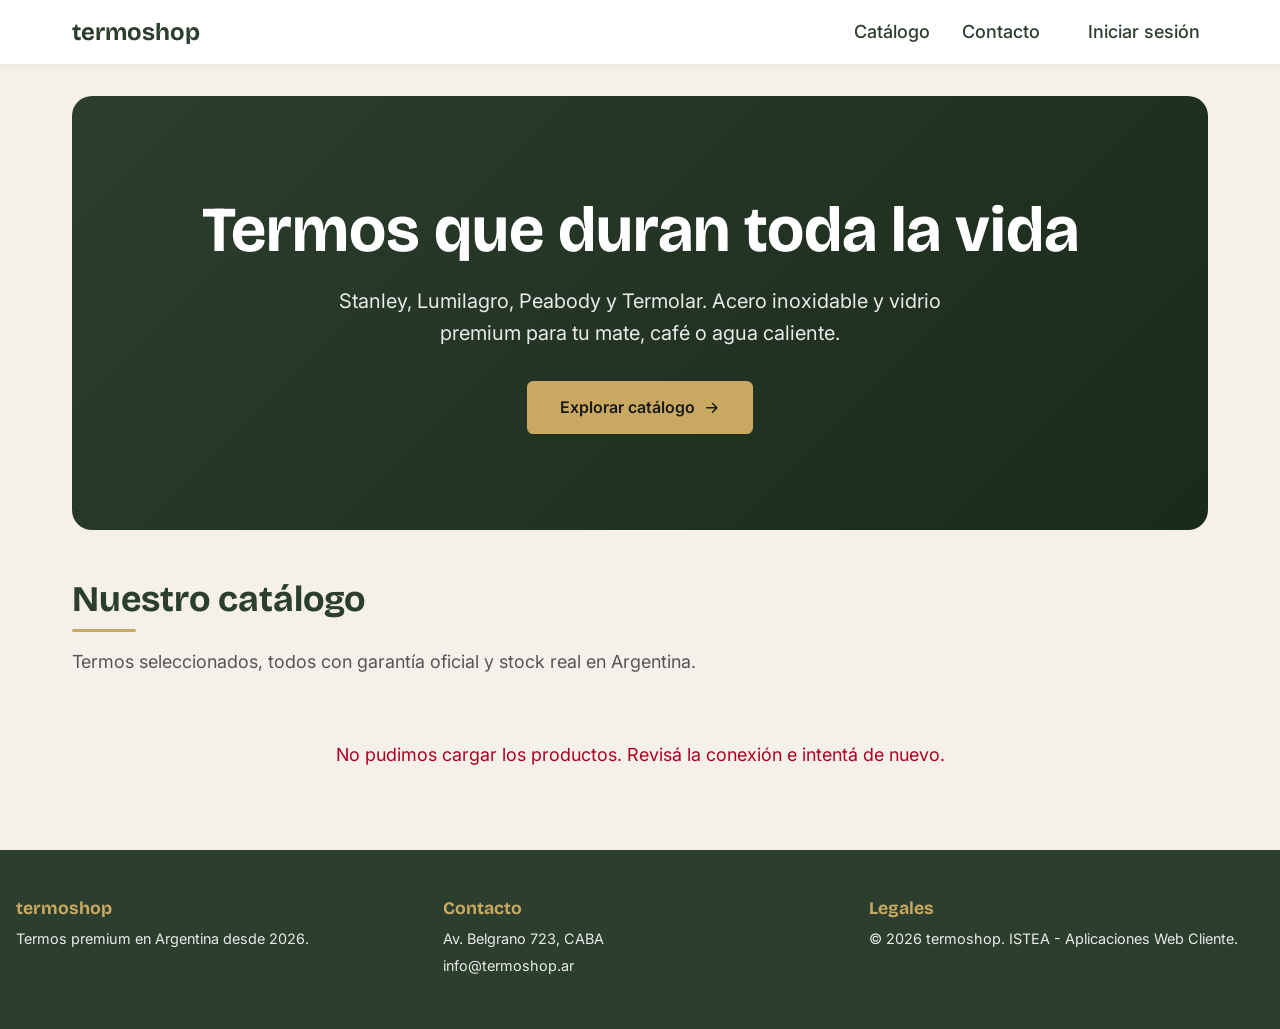
<file: index.html>
<!DOCTYPE html>
<html lang="es">
<head>
    <!-- Charset y viewport: requisitos de Clase 1 para soporte de tildes y responsive -->
    <meta charset="UTF-8">
    <meta name="viewport" content="width=device-width, initial-scale=1.0">

    <!-- SEO basico -->
    <meta name="description" content="termoshop: ecommerce de termos Stanley, Lumilagro, Peabody y Termolar. Catálogo con precios en pesos argentinos.">
    <meta name="author" content="David Wuscovi - ISTEA 2026">

    <title>termoshop - Termos premium en Argentina</title>

    <!-- Google Fonts: precarga de origenes para acelerar el primer pintado de texto -->
    <link rel="preconnect" href="https://fonts.googleapis.com">
    <link rel="preconnect" href="https://fonts.gstatic.com" crossorigin>
    <link rel="stylesheet" href="https://fonts.googleapis.com/css2?family=Bricolage+Grotesque:wght@600;700&family=Inter:wght@400;500;600&display=swap">

    <!-- CSS externo en archivo separado: requisito de Clase 3 (nada de <style> ni inline) -->
    <link rel="stylesheet" href="estilos.css?v=bd51c1a">

    <!-- JS con defer: se descarga en paralelo pero se ejecuta despues del parseo del HTML.
         Asi no necesitamos DOMContentLoaded y el render no se bloquea.
         Orden importa: config (claves) -> api (wrapper fetch) -> app (logica). -->
    <script src="js/config.js?v=bd51c1a" defer></script>
    <script src="js/api.js?v=bd51c1a" defer></script>
    <script src="js/utils.js?v=bd51c1a" defer></script>
    <script src="js/toast.js?v=bd51c1a" defer></script>
    <script src="js/nav.js?v=bd51c1a" defer></script>
    <script src="js/sesion.js?v=bd51c1a" defer></script>
    <script src="js/footer.js?v=bd51c1a" defer></script>
    <script src="js/carrito.js?v=bd51c1a" defer></script>
    <script src="app.js?v=bd51c1a" defer></script>
</head>
<body>

    <!-- ====== HEADER + NAVBAR ======
         Header semantico con nav interno. La navbar va fixed (CSS) y usa Flexbox
         para distribuir: logo a la izquierda, links al centro, CTA a la derecha. -->
    <header class="cabecera">
        <nav class="nav" aria-label="Navegación principal">
            <a href="#hero" class="nav__logo">termoshop</a>

            <!-- Boton hamburguesa: visible solo en mobile (CSS). Controla #nav-menu -->
            <button type="button" class="nav__toggle" aria-label="Abrir menú"
                    aria-expanded="false" aria-controls="nav-menu">
                <span class="nav__toggle-barra"></span>
                <span class="nav__toggle-barra"></span>
                <span class="nav__toggle-barra"></span>
            </button>

            <!-- Menu colapsable: links + estado de sesion. En mobile se despliega -->
            <div class="nav__menu" id="nav-menu">
                <ul class="nav__lista">
                    <li><a href="#catalogo" class="nav__link" data-seccion="catalogo">Catálogo</a></li>
                    <li><a href="contacto.html" class="nav__link">Contacto</a></li>
                </ul>

                <!-- Estado de sesion (login / email + salir). Lo pinta sesion.js -->
                <div class="nav__sesion" id="nav-sesion"></div>
            </div>
        </nav>
    </header>

    <!-- ====== MAIN ======
         Un solo <main> en todo el documento (requisito 2).
         Contiene 4 secciones: hero, catalogo, contacto, ubicacion. -->
    <main class="main">

        <!-- ====== HERO ======
             Section de bienvenida con titulo grande, subtitulo y CTA al catalogo.
             El h1 usa clamp() (en CSS) para escalar fluidamente entre breakpoints. -->
        <section id="hero" class="hero">
            <div class="hero__contenido">
                <h1 class="hero__titulo">Termos que duran toda la vida</h1>
                <p class="hero__subtitulo">
                    Stanley, Lumilagro, Peabody y Termolar.
                    Acero inoxidable y vidrio premium para tu mate, café o agua caliente.
                </p>
                <a href="#catalogo" class="btn btn--acento">
                    <span>Explorar catálogo</span>
                    <svg class="icono icono--flecha" viewBox="0 0 24 24" aria-hidden="true" focusable="false">
                        <path d="M5 12h14M13 6l6 6-6 6"/>
                    </svg>
                </a>
            </div>
        </section>

        <!-- ====== DESTACADOS ======
             Carrusel horizontal con los productos destacados (badge NUEVO/OFERTA).
             app.js rellena la pista (#destacados-pista) y cablea las flechas.
             Si no hay destacados, JS oculta la seccion entera. -->
        <section id="destacados" class="seccion seccion--destacados" hidden>
            <h2 class="seccion__titulo">Destacados</h2>
            <p class="seccion__intro">
                Novedades y ofertas seleccionadas de nuestro catálogo.
            </p>

            <div class="carrusel">
                <button type="button" class="carrusel__flecha carrusel__flecha--prev"
                        id="destacados-prev" aria-label="Ver destacados anteriores">&lsaquo;</button>

                <div class="carrusel__pista" id="destacados-pista">
                    <!-- Las cards destacadas se inyectan desde app.js -->
                </div>

                <button type="button" class="carrusel__flecha carrusel__flecha--next"
                        id="destacados-next" aria-label="Ver mas destacados">&rsaquo;</button>
            </div>
        </section>

        <!-- ====== CATALOGO ======
             Section con titulo y contenedor vacio.
             El contenido lo rellena JS dinamicamente con createElement + append
             (requisito 24: prohibido innerHTML para datos del array por XSS). -->
        <section id="catalogo" class="seccion seccion--catalogo">
            <h2 class="seccion__titulo">Nuestro catálogo</h2>
            <p class="seccion__intro">
                Termos seleccionados, todos con garantía oficial y stock real en Argentina.
            </p>

            <!-- Contenedor del grid. JS lo rellena con <article> por producto. -->
            <div class="catalogo" id="catalogo-grid">
                <!-- Las cards se inyectan desde app.js -->
            </div>
        </section>

        <!-- El formulario de contacto y la ubicacion se movieron a
             contacto.html (pagina dedicada). El nav linkea alli. -->

    </main>

    <!-- ====== FOOTER ======
         Footer unico inyectado por js/footer.js (fuente unica de verdad).
         Flexbox: 3 columnas en desktop, columna unica en mobile. -->
    <footer class="pie" id="pie"></footer>

</body>
</html>
</file>
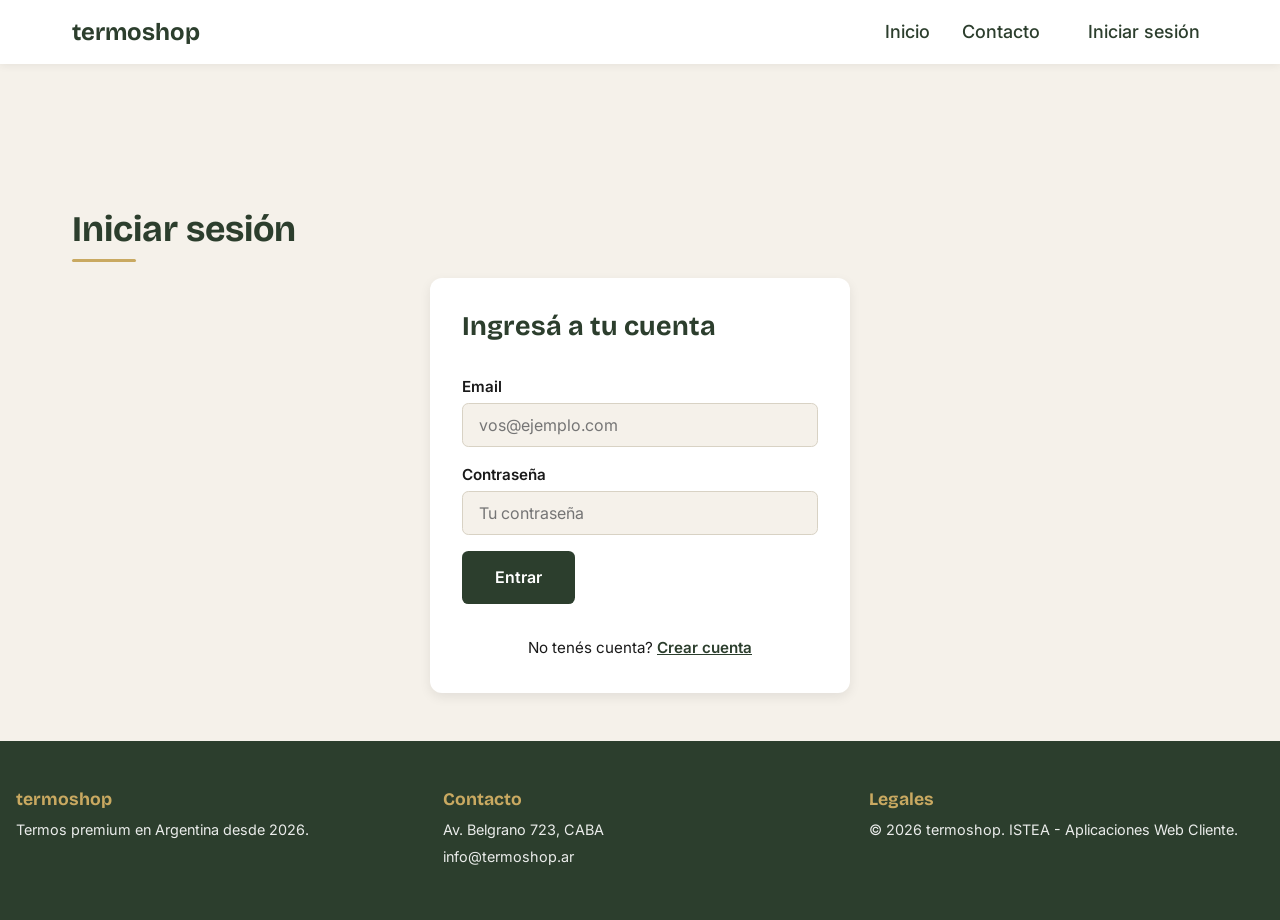
<file: admin.html>
<!DOCTYPE html>
<html lang="es">
<head>
    <meta charset="UTF-8">
    <meta name="viewport" content="width=device-width, initial-scale=1.0">
    <meta name="description" content="Panel de administración de productos de termoshop.">
    <title>termoshop - Admin</title>

    <link rel="preconnect" href="https://fonts.googleapis.com">
    <link rel="preconnect" href="https://fonts.gstatic.com" crossorigin>
    <link rel="stylesheet" href="https://fonts.googleapis.com/css2?family=Bricolage+Grotesque:wght@600;700&family=Inter:wght@400;500;600&display=swap">
    <link rel="stylesheet" href="estilos.css?v=bd51c1a">

    <script src="js/config.js?v=bd51c1a" defer></script>
    <script src="js/api.js?v=bd51c1a" defer></script>
    <script src="js/utils.js?v=bd51c1a" defer></script>
    <script src="js/toast.js?v=bd51c1a" defer></script>
    <script src="js/nav.js?v=bd51c1a" defer></script>
    <script src="js/sesion.js?v=bd51c1a" defer></script>
    <script src="js/footer.js?v=bd51c1a" defer></script>
    <script src="js/admin.js?v=bd51c1a" defer></script>
</head>
<body>

    <header class="cabecera">
        <nav class="nav" aria-label="Navegación principal">
            <a href="index.html" class="nav__logo">termoshop</a>
            <button type="button" class="nav__toggle" aria-label="Abrir menú"
                    aria-expanded="false" aria-controls="nav-menu">
                <span class="nav__toggle-barra"></span>
                <span class="nav__toggle-barra"></span>
                <span class="nav__toggle-barra"></span>
            </button>
            <div class="nav__menu" id="nav-menu">
                <ul class="nav__lista">
                    <li><a href="index.html" class="nav__link">Inicio</a></li>
                    <li><a href="contacto.html" class="nav__link">Contacto</a></li>
                </ul>
                <div class="nav__sesion" id="nav-sesion"></div>
            </div>
        </nav>
    </header>

    <main class="main">
        <section class="seccion">
            <h1 class="seccion__titulo">Panel de administración</h1>
            <p class="seccion__intro">Gestión de productos del catálogo. Solo administradores.</p>

            <!-- ====== FORMULARIO DE ALTA / EDICION ======
                 El mismo form sirve para crear y editar. Cuando se edita, JS
                 guarda el id en data-editando; al guardar decide POST o PATCH. -->
            <form id="form-producto" class="form" novalidate>
                <h2 class="form__titulo" id="form-producto-titulo">Nuevo producto</h2>

                <div class="form__campo">
                    <label for="p-nombre" class="form__label">Nombre</label>
                    <input type="text" id="p-nombre" class="form__input" required>
                </div>
                <div class="form__campo">
                    <label for="p-marca" class="form__label">Marca</label>
                    <input type="text" id="p-marca" class="form__input">
                </div>
                <div class="form__campo">
                    <label for="p-capacidad" class="form__label">Capacidad</label>
                    <input type="text" id="p-capacidad" class="form__input" placeholder="Ej: 1000 ml">
                </div>
                <div class="form__campo">
                    <label for="p-material" class="form__label">Material</label>
                    <input type="text" id="p-material" class="form__input">
                </div>
                <div class="form__campo">
                    <label for="p-precio" class="form__label">Precio (ARS)</label>
                    <input type="number" id="p-precio" class="form__input" required min="0" step="1">
                </div>
                <div class="form__campo">
                    <label for="p-stock" class="form__label">Stock</label>
                    <input type="number" id="p-stock" class="form__input" required min="0" step="1">
                </div>
                <div class="form__campo">
                    <label for="p-badge" class="form__label">Badge</label>
                    <select id="p-badge" class="form__input">
                        <option value="">Sin badge</option>
                        <option value="NUEVO">NUEVO</option>
                        <option value="OFERTA">OFERTA</option>
                    </select>
                </div>
                <div class="form__campo">
                    <label for="p-imagen" class="form__label">Imagen (ruta o URL)</label>
                    <input type="text" id="p-imagen" class="form__input" placeholder="productos-imagenes/...webp">
                </div>
                <div class="form__campo">
                    <label for="p-descripcion" class="form__label">Descripción</label>
                    <textarea id="p-descripcion" class="form__input form__input--textarea" rows="3"></textarea>
                </div>

                <div class="admin__acciones">
                    <button type="submit" class="btn btn--primario btn--grande form__boton">Guardar</button>
                    <button type="button" id="btn-cancelar" class="btn btn--secundario" hidden>Cancelar edición</button>
                </div>
                <p id="admin-mensaje" class="form__exito" hidden></p>
            </form>

            <!-- ====== TABLA DE PRODUCTOS ======
                 La rellena admin.js. Acciones (editar / borrar) por fila usan
                 data-id y un listener delegado en el <tbody>. -->
            <h2 class="form__titulo">Productos</h2>
            <div class="admin__tabla-scroll">
                <table class="admin__tabla">
                    <thead>
                        <tr>
                            <th>ID</th><th>Nombre</th><th>Marca</th><th>Precio</th><th>Stock</th><th>Acciones</th>
                        </tr>
                    </thead>
                    <tbody id="admin-tbody"></tbody>
                </table>
            </div>
        </section>
    </main>

    <!-- Footer unico inyectado por js/footer.js -->
    <footer class="pie" id="pie"></footer>

</body>
</html>
</file>
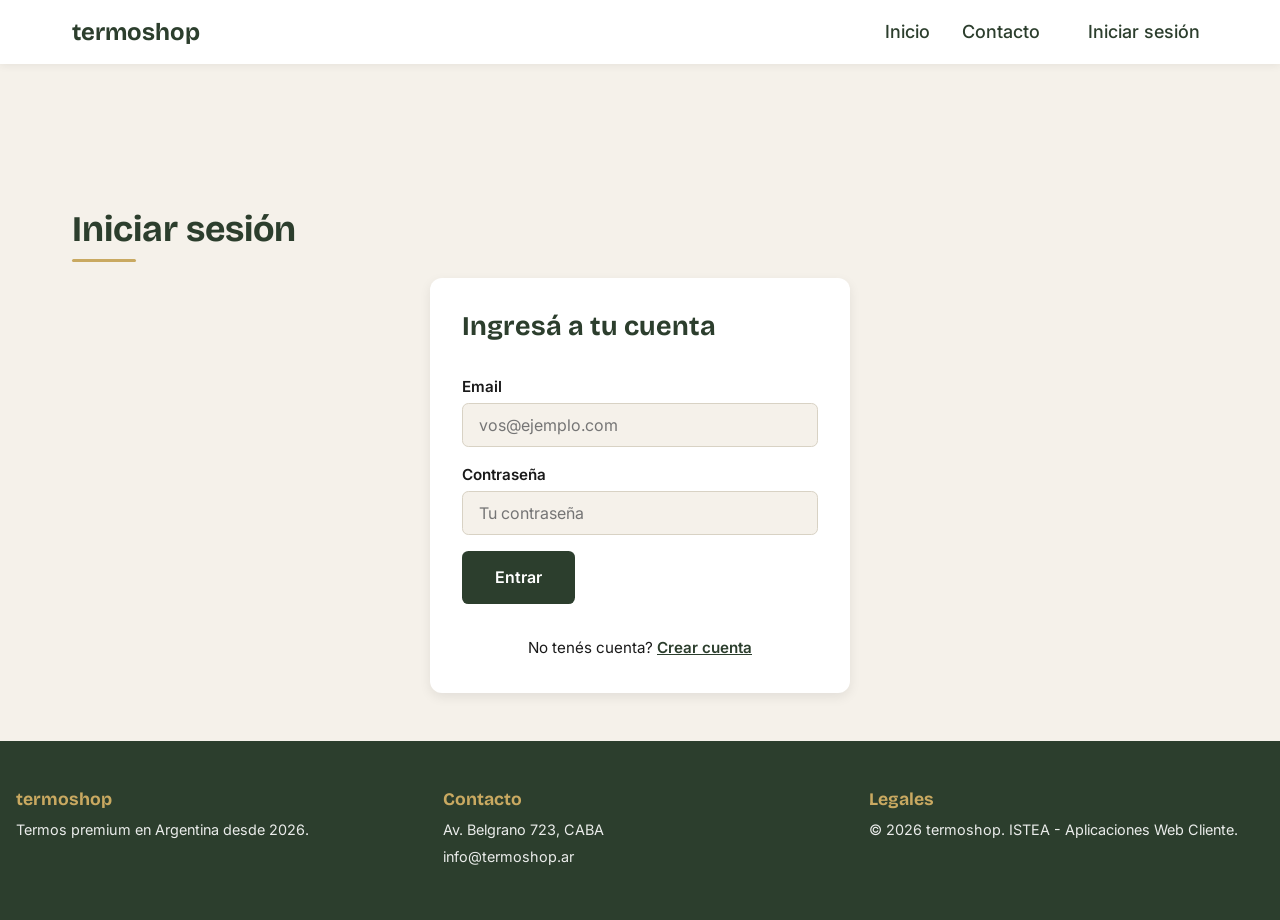
<file: carrito.html>
<!DOCTYPE html>
<html lang="es">
<head>
    <meta charset="UTF-8">
    <meta name="viewport" content="width=device-width, initial-scale=1.0">
    <meta name="description" content="Carrito de compras de termoshop.">
    <title>termoshop - Carrito</title>

    <link rel="preconnect" href="https://fonts.googleapis.com">
    <link rel="preconnect" href="https://fonts.gstatic.com" crossorigin>
    <link rel="stylesheet" href="https://fonts.googleapis.com/css2?family=Bricolage+Grotesque:wght@600;700&family=Inter:wght@400;500;600&display=swap">
    <link rel="stylesheet" href="estilos.css?v=bd51c1a">

    <script src="js/config.js?v=bd51c1a" defer></script>
    <script src="js/api.js?v=bd51c1a" defer></script>
    <script src="js/utils.js?v=bd51c1a" defer></script>
    <script src="js/toast.js?v=bd51c1a" defer></script>
    <script src="js/nav.js?v=bd51c1a" defer></script>
    <script src="js/sesion.js?v=bd51c1a" defer></script>
    <script src="js/footer.js?v=bd51c1a" defer></script>
    <script src="js/carrito.js?v=bd51c1a" defer></script>
</head>
<body>

    <header class="cabecera">
        <nav class="nav" aria-label="Navegación principal">
            <a href="index.html" class="nav__logo">termoshop</a>
            <button type="button" class="nav__toggle" aria-label="Abrir menú"
                    aria-expanded="false" aria-controls="nav-menu">
                <span class="nav__toggle-barra"></span>
                <span class="nav__toggle-barra"></span>
                <span class="nav__toggle-barra"></span>
            </button>
            <div class="nav__menu" id="nav-menu">
                <ul class="nav__lista">
                    <li><a href="index.html" class="nav__link">Inicio</a></li>
                    <li><a href="index.html#catalogo" class="nav__link">Catálogo</a></li>
                    <li><a href="contacto.html" class="nav__link">Contacto</a></li>
                </ul>
                <div class="nav__sesion" id="nav-sesion"></div>
            </div>
        </nav>
    </header>

    <main class="main">
        <section class="seccion">
            <h1 class="seccion__titulo">Tu carrito</h1>

            <!-- Lista de items: la rellena carrito.js -->
            <div id="carrito-lista"></div>

            <p class="carrito__total" id="carrito-total"></p>

            <button type="button" id="btn-checkout" class="btn btn--primario btn--grande form__boton" hidden>
                <svg class="icono icono--check" viewBox="0 0 24 24" aria-hidden="true" focusable="false">
                    <path d="M20 6 9 17l-5-5"/>
                </svg>
                <span>Finalizar compra</span>
            </button>

            <p id="carrito-mensaje" class="form__exito" hidden></p>
        </section>
    </main>

    <!-- Footer unico inyectado por js/footer.js -->
    <footer class="pie" id="pie"></footer>

</body>
</html>
</file>
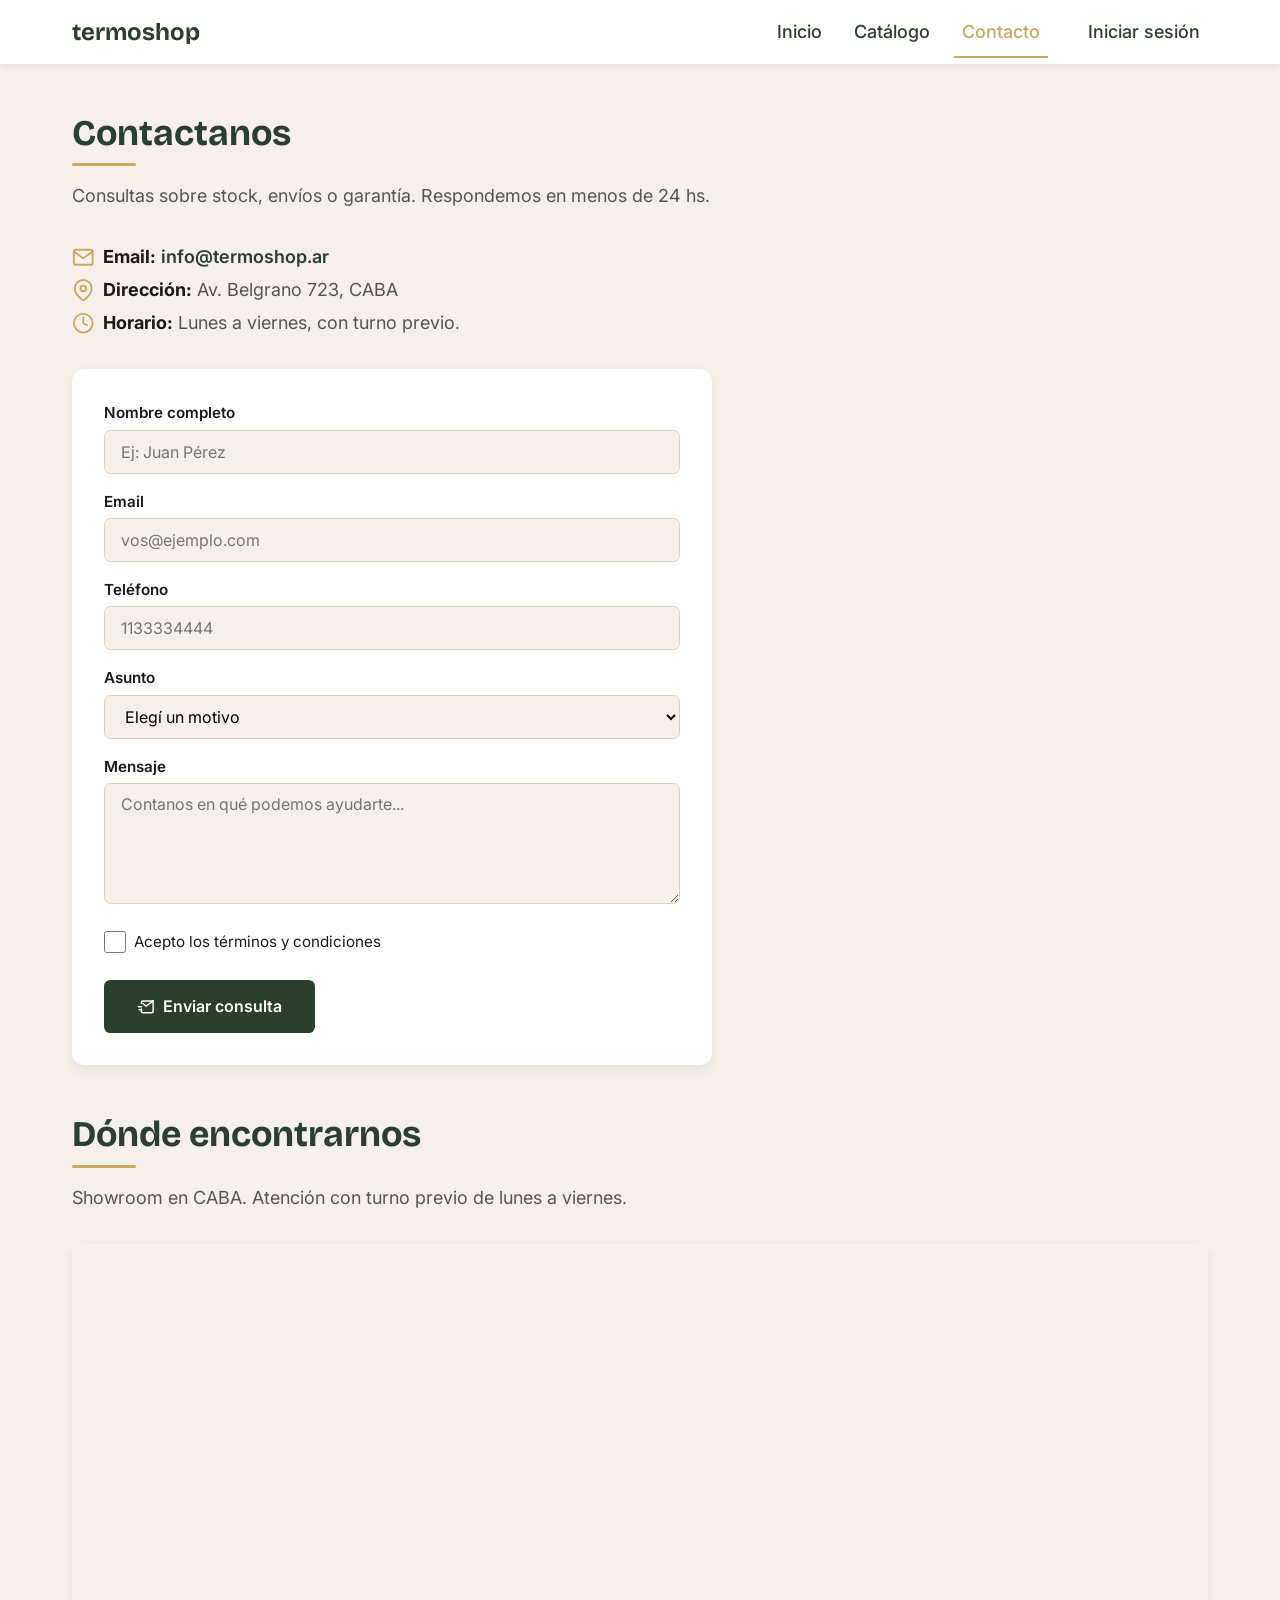
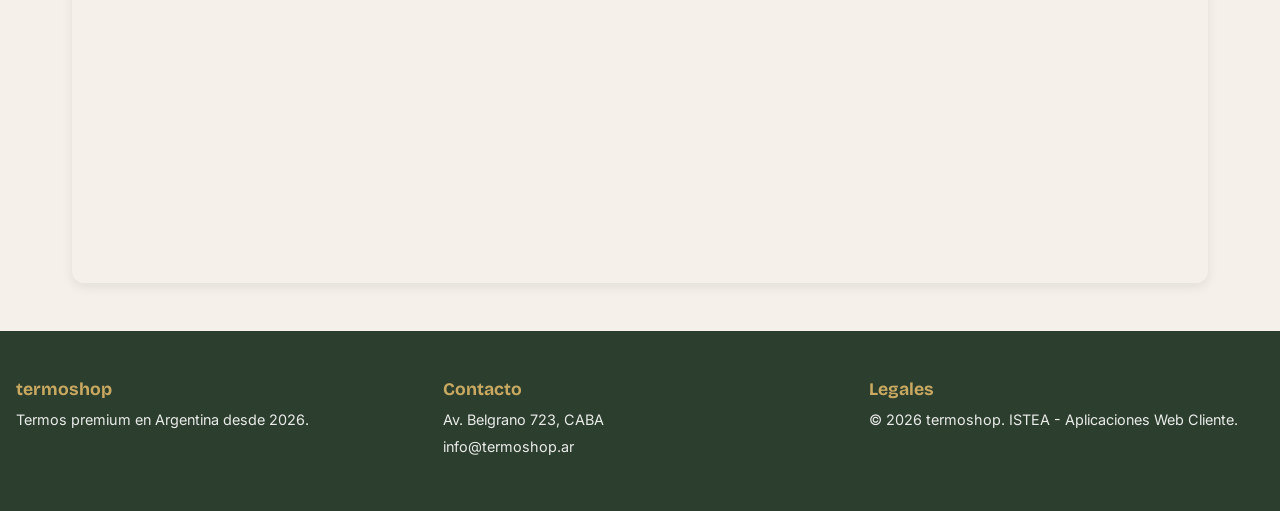
<file: contacto.html>
<!DOCTYPE html>
<html lang="es">
<head>
    <meta charset="UTF-8">
    <meta name="viewport" content="width=device-width, initial-scale=1.0">

    <meta name="description" content="Contacto de termoshop: formulario de consultas, email, dirección del showroom en CABA y ubicación en el mapa.">
    <meta name="author" content="David Wuscovi - ISTEA 2026">

    <title>termoshop - Contacto</title>

    <link rel="preconnect" href="https://fonts.googleapis.com">
    <link rel="preconnect" href="https://fonts.gstatic.com" crossorigin>
    <link rel="stylesheet" href="https://fonts.googleapis.com/css2?family=Bricolage+Grotesque:wght@600;700&family=Inter:wght@400;500;600&display=swap">

    <link rel="stylesheet" href="estilos.css?v=bd51c1a">

    <!-- Orden: config -> api -> utils -> sesion -> footer -> contacto -->
    <script src="js/config.js?v=bd51c1a" defer></script>
    <script src="js/api.js?v=bd51c1a" defer></script>
    <script src="js/utils.js?v=bd51c1a" defer></script>
    <script src="js/toast.js?v=bd51c1a" defer></script>
    <script src="js/nav.js?v=bd51c1a" defer></script>
    <script src="js/sesion.js?v=bd51c1a" defer></script>
    <script src="js/footer.js?v=bd51c1a" defer></script>
    <script src="js/contacto.js?v=bd51c1a" defer></script>
</head>
<body>

    <!-- ====== HEADER + NAVBAR ====== -->
    <header class="cabecera">
        <nav class="nav" aria-label="Navegación principal">
            <a href="index.html" class="nav__logo">termoshop</a>

            <button type="button" class="nav__toggle" aria-label="Abrir menú"
                    aria-expanded="false" aria-controls="nav-menu">
                <span class="nav__toggle-barra"></span>
                <span class="nav__toggle-barra"></span>
                <span class="nav__toggle-barra"></span>
            </button>

            <div class="nav__menu" id="nav-menu">
                <ul class="nav__lista">
                    <li><a href="index.html" class="nav__link">Inicio</a></li>
                    <li><a href="index.html#catalogo" class="nav__link">Catálogo</a></li>
                    <li><a href="contacto.html" class="nav__link activa">Contacto</a></li>
                </ul>

                <!-- Estado de sesion (login / email + salir). Lo pinta sesion.js -->
                <div class="nav__sesion" id="nav-sesion"></div>
            </div>
        </nav>
    </header>

    <main class="main">

        <!-- ====== CONTACTO ======
             Form con method y action declarados (req 4).
             novalidate desactiva los popups nativos para que JS controle los mensajes. -->
        <section id="contacto" class="seccion seccion--contacto">
            <h2 class="seccion__titulo">Contactanos</h2>
            <p class="seccion__intro">
                Consultas sobre stock, envíos o garantía. Respondemos en menos de 24 hs.
            </p>

            <!-- Datos de contacto directos -->
            <ul class="contacto__datos">
                <li>
                    <svg class="icono icono--sobre" viewBox="0 0 24 24" aria-hidden="true" focusable="false">
                        <rect x="2" y="4" width="20" height="16" rx="2"/>
                        <path d="m22 6-10 7L2 6"/>
                    </svg>
                    <span><strong>Email:</strong>
                        <a href="mailto:info@termoshop.ar" class="contacto__link">info@termoshop.ar</a>
                    </span>
                </li>
                <li>
                    <svg class="icono icono--pin" viewBox="0 0 24 24" aria-hidden="true" focusable="false">
                        <path d="M21 10c0 7-9 13-9 13s-9-6-9-13a9 9 0 0 1 18 0z"/>
                        <circle cx="12" cy="10" r="3"/>
                    </svg>
                    <span><strong>Dirección:</strong> Av. Belgrano 723, CABA</span>
                </li>
                <li>
                    <svg class="icono icono--reloj" viewBox="0 0 24 24" aria-hidden="true" focusable="false">
                        <circle cx="12" cy="12" r="10"/>
                        <path d="M12 6v6l4 2"/>
                    </svg>
                    <span><strong>Horario:</strong> Lunes a viernes, con turno previo.</span>
                </li>
            </ul>

            <form id="form-contacto" class="form" method="POST" action="#" novalidate>

                <div class="form__campo">
                    <label for="input-nombre" class="form__label">Nombre completo</label>
                    <input
                        type="text"
                        id="input-nombre"
                        name="nombre"
                        class="form__input"
                        placeholder="Ej: Juan Pérez"
                        required
                        minlength="2"
                        maxlength="50"
                        autocomplete="name">
                </div>

                <div class="form__campo">
                    <label for="input-email" class="form__label">Email</label>
                    <input
                        type="email"
                        id="input-email"
                        name="email"
                        class="form__input"
                        placeholder="vos@ejemplo.com"
                        required
                        maxlength="80"
                        autocomplete="email">
                </div>

                <div class="form__campo">
                    <label for="input-telefono" class="form__label">Teléfono</label>
                    <!-- pattern: solo numeros, entre 10 y 15 digitos (cubre celular AR con/sin prefijo) -->
                    <input
                        type="tel"
                        id="input-telefono"
                        name="telefono"
                        class="form__input"
                        placeholder="1133334444"
                        required
                        pattern="[0-9]{10,15}"
                        autocomplete="tel">
                </div>

                <div class="form__campo">
                    <label for="input-asunto" class="form__label">Asunto</label>
                    <select id="input-asunto" name="asunto" class="form__input" required>
                        <option value="">Elegí un motivo</option>
                        <option value="stock">Consulta de stock</option>
                        <option value="envio">Envío a domicilio</option>
                        <option value="garantia">Garantía / posventa</option>
                        <option value="mayorista">Venta mayorista</option>
                    </select>
                </div>

                <div class="form__campo">
                    <label for="input-mensaje" class="form__label">Mensaje</label>
                    <textarea
                        id="input-mensaje"
                        name="mensaje"
                        class="form__input form__input--textarea"
                        placeholder="Contanos en qué podemos ayudarte..."
                        required
                        minlength="10"
                        maxlength="500"
                        rows="5"></textarea>
                </div>

                <!-- Checkbox required: bloquea el submit si el usuario no acepta los terminos. -->
                <div class="form__campo form__campo--checkbox">
                    <label for="input-terminos" class="form__label-checkbox">
                        <input
                            type="checkbox"
                            id="input-terminos"
                            name="terminos"
                            class="form__checkbox"
                            required>
                        <span>Acepto los términos y condiciones</span>
                    </label>
                </div>

                <button type="submit" class="btn btn--primario btn--grande form__boton">
                    <svg class="icono icono--enviar" viewBox="0 0 24 24" aria-hidden="true" focusable="false">
                        <path d="M22 4H8a2 2 0 0 0-2 2v1"/>
                        <path d="m22 4-9.5 7L8 7.5"/>
                        <path d="M6 12H2m4 4H3"/>
                        <path d="M22 4v14a2 2 0 0 1-2 2H8a2 2 0 0 1-2-2v-3"/>
                    </svg>
                    <span>Enviar consulta</span>
                </button>

                <!-- Aviso de exito: arranca oculto, JS lo muestra al validar OK -->
                <p id="form-exito" class="form__exito" hidden>
                    Gracias por tu consulta. Te respondemos a la brevedad.
                </p>
            </form>
        </section>

        <!-- ====== UBICACION ======
             Section con iframe de Google Maps. El iframe DEBE tener title (req 9). -->
        <section id="ubicacion" class="seccion seccion--ubicacion">
            <h2 class="seccion__titulo">Dónde encontrarnos</h2>
            <p class="seccion__intro">
                Showroom en CABA. Atención con turno previo de lunes a viernes.
            </p>

            <div class="mapa">
                <iframe
                    title="Mapa de ubicación del showroom de termoshop en Av. Belgrano 723, CABA"
                    src="https://www.google.com/maps?q=Av.+Belgrano+723,+CABA&output=embed"
                    loading="lazy"
                    referrerpolicy="no-referrer-when-downgrade"
                    allowfullscreen></iframe>
            </div>
        </section>

    </main>

    <!-- Footer unico inyectado por js/footer.js -->
    <footer class="pie" id="pie"></footer>

</body>
</html>
</file>
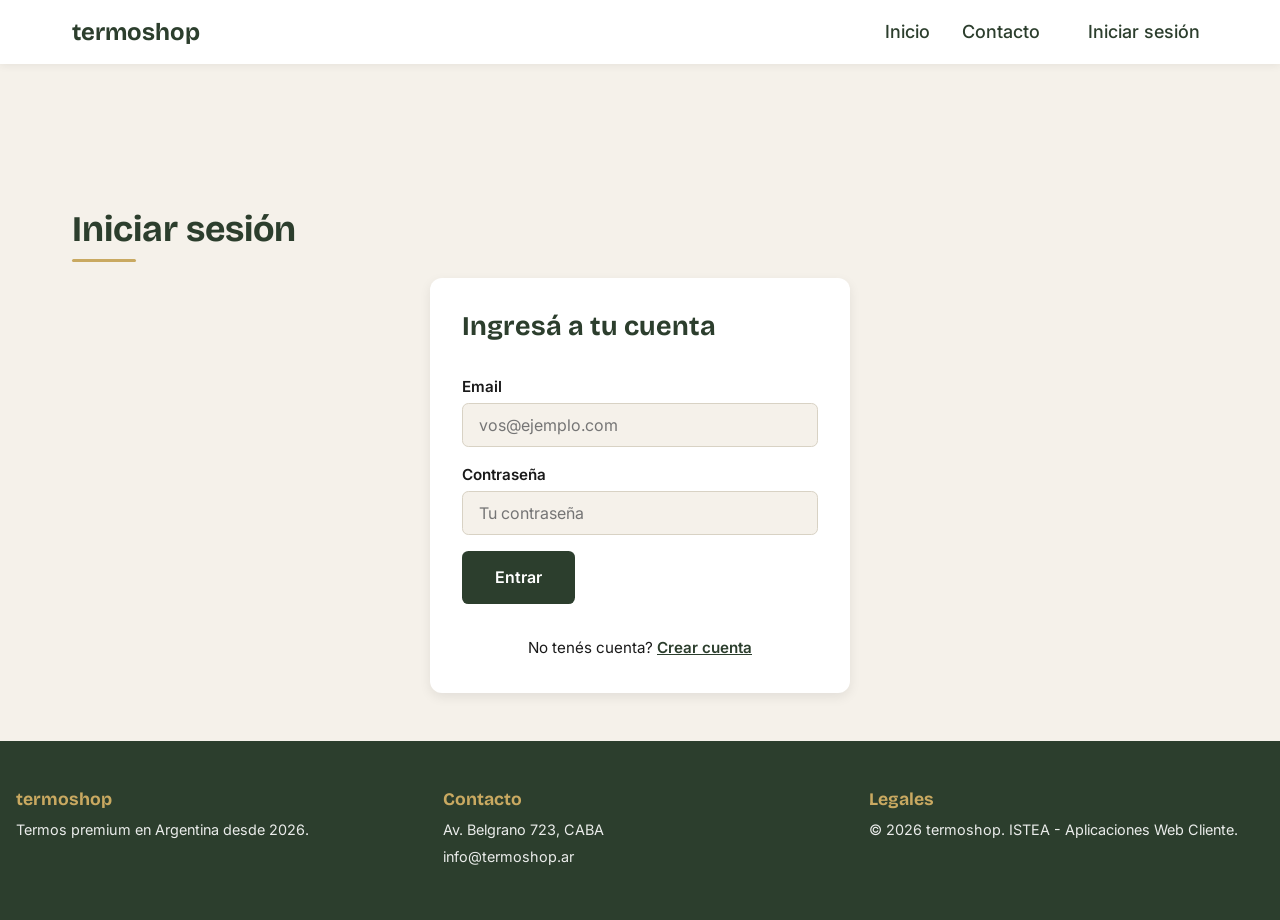
<file: login.html>
<!DOCTYPE html>
<html lang="es">
<head>
    <meta charset="UTF-8">
    <meta name="viewport" content="width=device-width, initial-scale=1.0">
    <meta name="description" content="Iniciá sesión en termoshop.">
    <title>termoshop - Iniciar sesión</title>

    <link rel="preconnect" href="https://fonts.googleapis.com">
    <link rel="preconnect" href="https://fonts.gstatic.com" crossorigin>
    <link rel="stylesheet" href="https://fonts.googleapis.com/css2?family=Bricolage+Grotesque:wght@600;700&family=Inter:wght@400;500;600&display=swap">
    <link rel="stylesheet" href="estilos.css?v=bd51c1a">

    <!-- Orden: config -> api -> utils -> sesion -> footer -> login -->
    <script src="js/config.js?v=bd51c1a" defer></script>
    <script src="js/api.js?v=bd51c1a" defer></script>
    <script src="js/utils.js?v=bd51c1a" defer></script>
    <script src="js/toast.js?v=bd51c1a" defer></script>
    <script src="js/nav.js?v=bd51c1a" defer></script>
    <script src="js/sesion.js?v=bd51c1a" defer></script>
    <script src="js/footer.js?v=bd51c1a" defer></script>
    <script src="js/login.js?v=bd51c1a" defer></script>
</head>
<body>

    <header class="cabecera">
        <nav class="nav" aria-label="Navegación principal">
            <a href="index.html" class="nav__logo">termoshop</a>
            <button type="button" class="nav__toggle" aria-label="Abrir menú"
                    aria-expanded="false" aria-controls="nav-menu">
                <span class="nav__toggle-barra"></span>
                <span class="nav__toggle-barra"></span>
                <span class="nav__toggle-barra"></span>
            </button>
            <div class="nav__menu" id="nav-menu">
                <ul class="nav__lista">
                    <li><a href="index.html" class="nav__link">Inicio</a></li>
                    <li><a href="contacto.html" class="nav__link">Contacto</a></li>
                </ul>
                <!-- Estado de sesion lo pinta sesion.js -->
                <div class="nav__sesion" id="nav-sesion"></div>
            </div>
        </nav>
    </header>

    <main class="main main--auth">
        <section class="seccion seccion--auth">
            <h1 class="seccion__titulo">Iniciar sesión</h1>

            <div class="auth__columnas">

                <!-- ====== LOGIN ====== -->
                <form id="form-login" class="form" novalidate>
                    <h2 class="form__titulo">Ingresá a tu cuenta</h2>

                    <div class="form__campo">
                        <label for="login-email" class="form__label">Email</label>
                        <input type="email" id="login-email" name="email" class="form__input"
                               placeholder="vos@ejemplo.com" required autocomplete="email">
                    </div>

                    <div class="form__campo">
                        <label for="login-password" class="form__label">Contraseña</label>
                        <input type="password" id="login-password" name="password" class="form__input"
                               placeholder="Tu contraseña" required minlength="6" autocomplete="current-password">
                    </div>

                    <button type="submit" class="btn btn--primario btn--grande form__boton">Entrar</button>
                    <p id="login-mensaje" class="form__exito" hidden></p>

                    <p class="form__ayuda">
                        No tenés cuenta?
                        <a href="registro.html" class="form__enlace">Crear cuenta</a>
                    </p>
                </form>

            </div>
        </section>
    </main>

    <!-- Footer unico inyectado por js/footer.js -->
    <footer class="pie" id="pie"></footer>

</body>
</html>
</file>
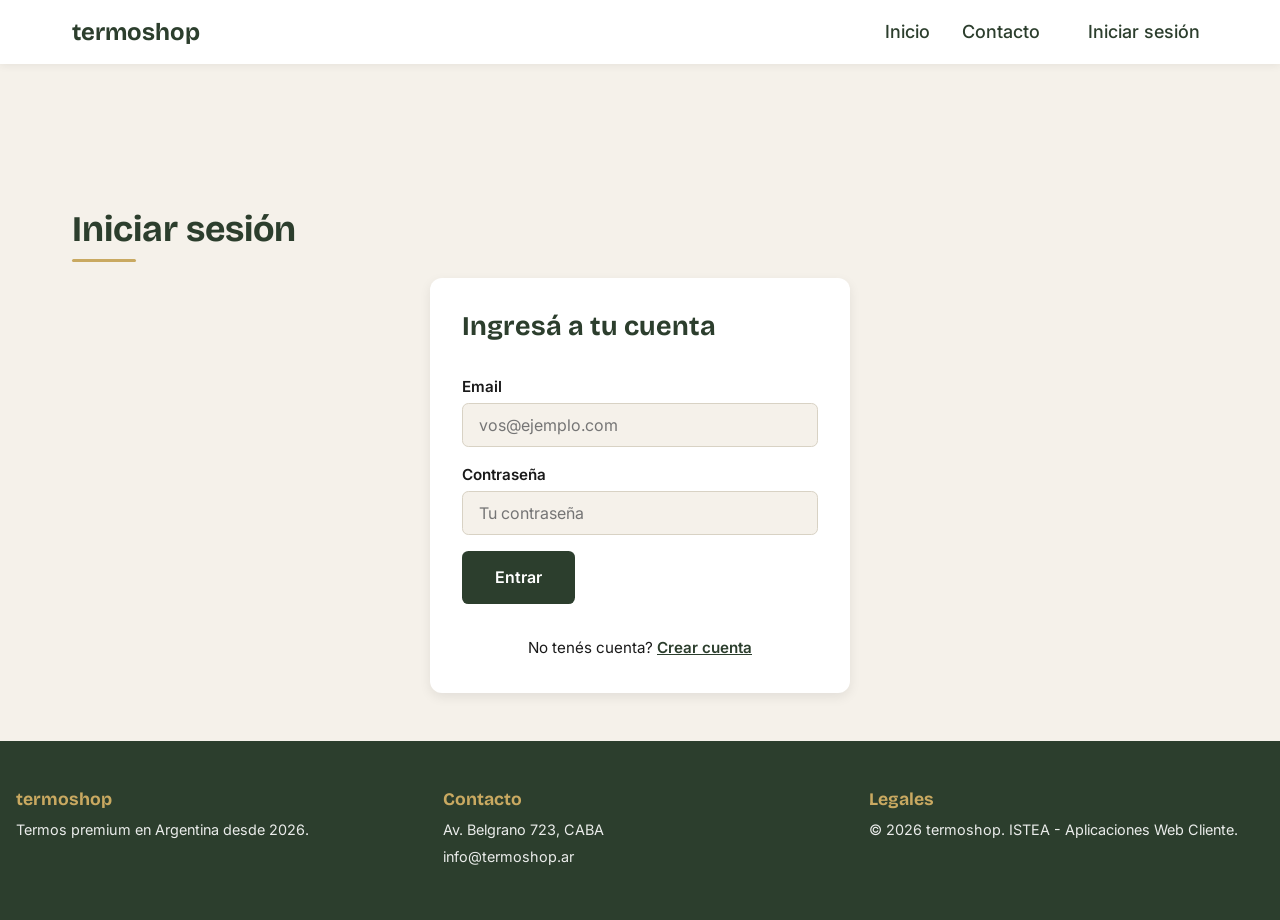
<file: ordenes.html>
<!DOCTYPE html>
<html lang="es">
<head>
    <meta charset="UTF-8">
    <meta name="viewport" content="width=device-width, initial-scale=1.0">
    <meta name="description" content="Historial de órdenes de termoshop.">
    <title>termoshop - Órdenes</title>

    <link rel="preconnect" href="https://fonts.googleapis.com">
    <link rel="preconnect" href="https://fonts.gstatic.com" crossorigin>
    <link rel="stylesheet" href="https://fonts.googleapis.com/css2?family=Bricolage+Grotesque:wght@600;700&family=Inter:wght@400;500;600&display=swap">
    <link rel="stylesheet" href="estilos.css?v=bd51c1a">

    <script src="js/config.js?v=bd51c1a" defer></script>
    <script src="js/api.js?v=bd51c1a" defer></script>
    <script src="js/utils.js?v=bd51c1a" defer></script>
    <script src="js/toast.js?v=bd51c1a" defer></script>
    <script src="js/nav.js?v=bd51c1a" defer></script>
    <script src="js/sesion.js?v=bd51c1a" defer></script>
    <script src="js/footer.js?v=bd51c1a" defer></script>
    <script src="js/ordenes.js?v=bd51c1a" defer></script>
</head>
<body>

    <header class="cabecera">
        <nav class="nav" aria-label="Navegación principal">
            <a href="index.html" class="nav__logo">termoshop</a>
            <button type="button" class="nav__toggle" aria-label="Abrir menú"
                    aria-expanded="false" aria-controls="nav-menu">
                <span class="nav__toggle-barra"></span>
                <span class="nav__toggle-barra"></span>
                <span class="nav__toggle-barra"></span>
            </button>
            <div class="nav__menu" id="nav-menu">
                <ul class="nav__lista">
                    <li><a href="index.html" class="nav__link">Inicio</a></li>
                    <li><a href="index.html#catalogo" class="nav__link">Catálogo</a></li>
                    <li><a href="contacto.html" class="nav__link">Contacto</a></li>
                </ul>
                <div class="nav__sesion" id="nav-sesion"></div>
            </div>
        </nav>
    </header>

    <main class="main">
        <section class="seccion">
            <h1 class="seccion__titulo">Órdenes</h1>
            <p class="seccion__intro" id="ordenes-subtitulo"></p>

            <!-- Lista de ordenes: la rellena ordenes.js -->
            <div id="ordenes-lista"></div>
        </section>
    </main>

    <!-- Footer unico inyectado por js/footer.js -->
    <footer class="pie" id="pie"></footer>

</body>
</html>
</file>
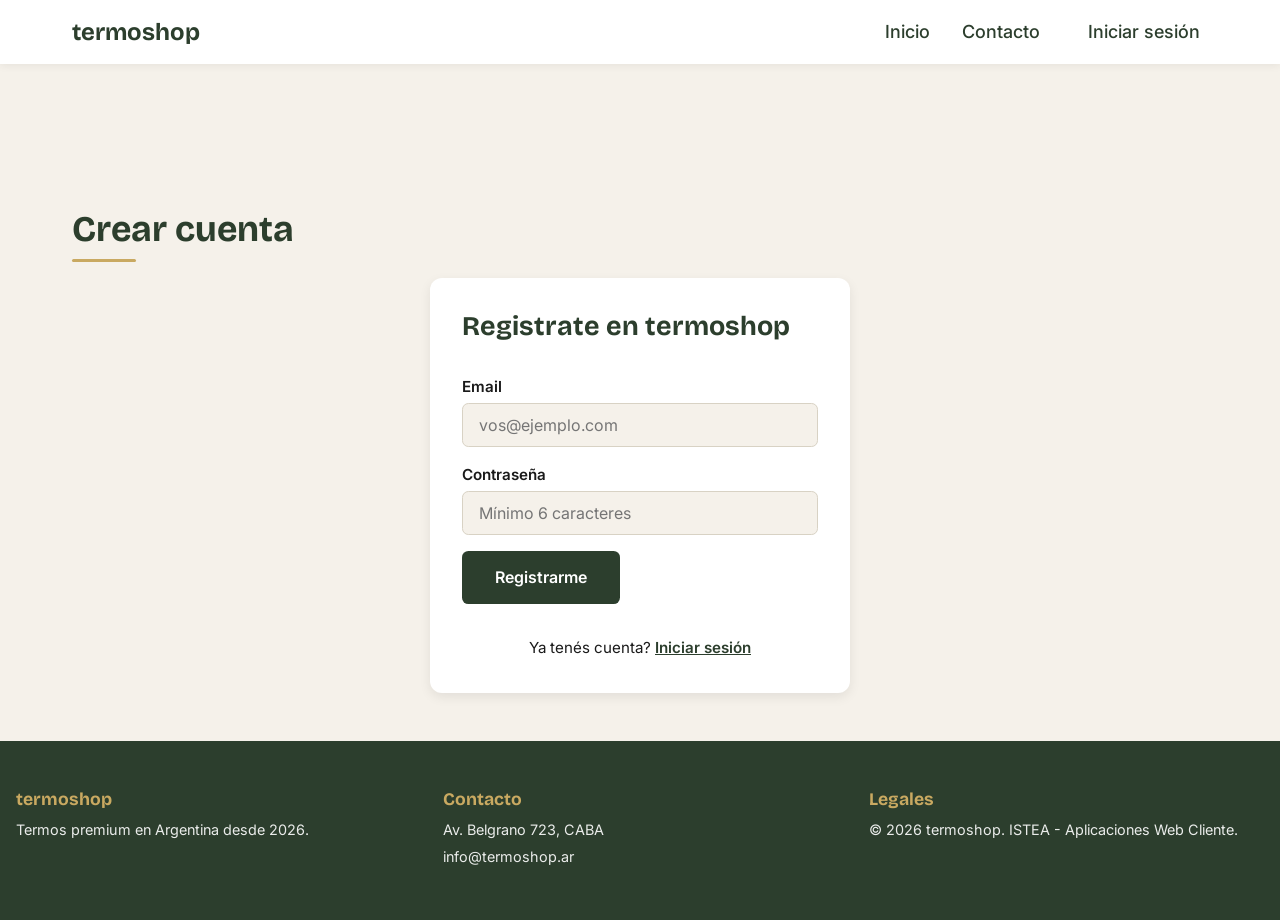
<file: registro.html>
<!DOCTYPE html>
<html lang="es">
<head>
    <meta charset="UTF-8">
    <meta name="viewport" content="width=device-width, initial-scale=1.0">
    <meta name="description" content="Creá tu cuenta en termoshop.">
    <title>termoshop - Crear cuenta</title>

    <link rel="preconnect" href="https://fonts.googleapis.com">
    <link rel="preconnect" href="https://fonts.gstatic.com" crossorigin>
    <link rel="stylesheet" href="https://fonts.googleapis.com/css2?family=Bricolage+Grotesque:wght@600;700&family=Inter:wght@400;500;600&display=swap">
    <link rel="stylesheet" href="estilos.css?v=bd51c1a">

    <!-- Orden: config -> api -> utils -> sesion -> footer -> login -->
    <script src="js/config.js?v=bd51c1a" defer></script>
    <script src="js/api.js?v=bd51c1a" defer></script>
    <script src="js/utils.js?v=bd51c1a" defer></script>
    <script src="js/toast.js?v=bd51c1a" defer></script>
    <script src="js/nav.js?v=bd51c1a" defer></script>
    <script src="js/sesion.js?v=bd51c1a" defer></script>
    <script src="js/footer.js?v=bd51c1a" defer></script>
    <script src="js/login.js?v=bd51c1a" defer></script>
</head>
<body>

    <header class="cabecera">
        <nav class="nav" aria-label="Navegación principal">
            <a href="index.html" class="nav__logo">termoshop</a>
            <button type="button" class="nav__toggle" aria-label="Abrir menú"
                    aria-expanded="false" aria-controls="nav-menu">
                <span class="nav__toggle-barra"></span>
                <span class="nav__toggle-barra"></span>
                <span class="nav__toggle-barra"></span>
            </button>
            <div class="nav__menu" id="nav-menu">
                <ul class="nav__lista">
                    <li><a href="index.html" class="nav__link">Inicio</a></li>
                    <li><a href="contacto.html" class="nav__link">Contacto</a></li>
                </ul>
                <!-- Estado de sesion lo pinta sesion.js -->
                <div class="nav__sesion" id="nav-sesion"></div>
            </div>
        </nav>
    </header>

    <main class="main main--auth">
        <section class="seccion seccion--auth">
            <h1 class="seccion__titulo">Crear cuenta</h1>

            <div class="auth__columnas">

                <!-- ====== REGISTRO ====== -->
                <form id="form-registro" class="form" novalidate>
                    <h2 class="form__titulo">Registrate en termoshop</h2>

                    <div class="form__campo">
                        <label for="reg-email" class="form__label">Email</label>
                        <input type="email" id="reg-email" name="email" class="form__input"
                               placeholder="vos@ejemplo.com" required autocomplete="email">
                    </div>

                    <div class="form__campo">
                        <label for="reg-password" class="form__label">Contraseña</label>
                        <input type="password" id="reg-password" name="password" class="form__input"
                               placeholder="Mínimo 6 caracteres" required minlength="6" autocomplete="new-password">
                    </div>

                    <button type="submit" class="btn btn--primario btn--grande form__boton">Registrarme</button>
                    <p id="reg-mensaje" class="form__exito" hidden></p>

                    <p class="form__ayuda">
                        Ya tenés cuenta?
                        <a href="login.html" class="form__enlace">Iniciar sesión</a>
                    </p>
                </form>

            </div>
        </section>
    </main>

    <!-- Footer unico inyectado por js/footer.js -->
    <footer class="pie" id="pie"></footer>

</body>
</html>
</file>
<file: estilos.css>
/* ====================================================================
   termoshop - estilos.css
   --------------------------------------------------------------------
   Hoja de estilos del parcial 1. Orden de secciones:
     1. Variables CSS (:root)
     2. Reset universal
     3. Base (body, links, headings)
     4. Layout (header fixed, nav flex, main, footer)
     5. Componentes (hero, catalogo, producto, badge, form, mapa)
     6. Animaciones (@keyframes + delays escalonados)
     7. Pseudo-elementos decorativos
     8. Media queries (mobile-first, al final)
   ==================================================================== */


/* ====== 1. VARIABLES :ROOT ======
   Centralizan paleta, tipografia y tokens de diseño.
   Cambiar el color primario aca lo propaga a todo el sitio sin tocar reglas. */
:root {
    /* Colores */
    --color-primario: #2C3E2D;       /* verde militar Stanley */
    --color-acento:   #C9A961;       /* dorado mate (badges, acentos) */
    --color-calido:   #D4A574;       /* beige cuero (hover sutil) */
    --color-fondo:    #F5F1EA;       /* crema fondo */
    --color-superficie: #FFFFFF;     /* fondo de cards y form */
    --color-texto:    #1A1A1A;       /* carbon */
    --color-texto-suave: #555555;    /* descripciones */
    --color-error:    #8B3A2F;       /* terracota mensajes de error */
    --color-exito:    #2C3E2D;       /* verde exito */
    --color-borde:    #D8D2C4;       /* bordes sutiles */
    --color-peligro:  #b00020;       /* rojo acciones destructivas (borrar/quitar) */

    /* Tipografia */
    --fuente-titulo: "Bricolage Grotesque", system-ui, sans-serif;
    --fuente-cuerpo: "Inter", system-ui, sans-serif;

    /* Espaciado en rem para escalar con preferencias del usuario */
    --espacio-xs: 0.25rem;
    --espacio-sm: 0.5rem;
    --espacio-md: 1rem;
    --espacio-lg: 2rem;
    --espacio-xl: 3rem;

    /* Radios y sombras */
    --radio-sm: 0.4rem;
    --radio:    0.75rem;
    --radio-lg: 1.25rem;
    --sombra-card:       0 4px 12px rgba(0, 0, 0, 0.08);
    --sombra-card-hover: 0 12px 28px rgba(0, 0, 0, 0.16);
    --sombra-nav:        0 2px 8px rgba(0, 0, 0, 0.06);

    /* Layout */
    --max-ancho: 1200px;
    --altura-nav: 4rem;
    --altura-pie: 10rem;
}


/* ====== 2. RESET UNIVERSAL ======
   box-sizing: border-box hace que padding y border NO sumen al ancho.
   Sin esto, un width:100% + padding:1rem se desborda del contenedor. */
*,
*::before,
*::after {
    box-sizing: border-box;
    margin: 0;
    padding: 0;
}


/* ====== 3. BASE ====== */
html {
    /* scroll suave entre secciones cuando se clickean los links del nav */
    scroll-behavior: smooth;
    /* compensa la navbar fixed: el ancla queda debajo del nav, no detras */
    scroll-padding-top: var(--altura-nav);
}

body {
    font-family: var(--fuente-cuerpo);
    /* clamp() para tipografia fluida: minimo 1rem, maximo 1.125rem, ideal 2.2vw */
    font-size: clamp(1rem, 1vw + 0.75rem, 1.125rem);
    line-height: 1.6;
    color: var(--color-texto);
    background-color: var(--color-fondo);
    /* padding-top empuja el contenido para que no quede tapado por la navbar fixed */
    padding-top: var(--altura-nav);
}

h1, h2, h3 {
    font-family: var(--fuente-titulo);
    line-height: 1.2;
    color: var(--color-primario);
}

a {
    color: var(--color-primario);
    text-decoration: none;
}

img {
    max-width: 100%;
    height: auto;
    display: block;
}

button {
    font-family: inherit;
    cursor: pointer;
    border: none;
}


/* ====== 4. LAYOUT ====== */

/* Cabecera fija arriba con z-index alto para quedar sobre todo el contenido (req 17) */
.cabecera {
    position: fixed;
    top: 0;
    left: 0;
    right: 0;
    z-index: 100;
    height: var(--altura-nav);
    background-color: var(--color-superficie);
    box-shadow: var(--sombra-nav);
}

/* Navbar 1D con Flexbox: logo izq, links centro, CTA der (req 14) */
.nav {
    display: flex;
    align-items: center;
    justify-content: space-between;
    height: 100%;
    max-width: var(--max-ancho);
    margin: 0 auto;
    padding: 0 var(--espacio-md);
}

/* ====== MENU RESPONSIVE (hamburguesa) ======
   .nav__menu agrupa los links (.nav__lista) y el estado de sesion
   (.nav__sesion). En desktop es una fila; en mobile se colapsa en un panel
   desplegable controlado por .nav__toggle. */
.nav__menu {
    display: flex;
    align-items: center;
    gap: var(--espacio-lg);
}

/* Boton hamburguesa: oculto en desktop, visible en mobile (ver media query).
   Tres barras hechas con spans; al abrir se transforman en una X. */
.nav__toggle {
    display: none;
    flex-direction: column;
    justify-content: center;
    gap: 5px;
    width: 44px;
    height: 44px;
    padding: 0;
    background: transparent;
    border: none;
    cursor: pointer;
}

.nav__toggle-barra {
    display: block;
    width: 24px;
    height: 2px;
    margin: 0 auto;
    background-color: var(--color-primario);
    border-radius: 2px;
    transition: transform 0.25s ease, opacity 0.25s ease;
}

/* Estado abierto: la barra de arriba y abajo rotan formando una X,
   la del medio se desvanece. */
.nav__toggle--activo .nav__toggle-barra:nth-child(1) {
    transform: translateY(7px) rotate(45deg);
}
.nav__toggle--activo .nav__toggle-barra:nth-child(2) {
    opacity: 0;
}
.nav__toggle--activo .nav__toggle-barra:nth-child(3) {
    transform: translateY(-7px) rotate(-45deg);
}

.nav__toggle:focus-visible {
    outline: 2px solid var(--color-acento);
    outline-offset: 2px;
}

.nav__logo {
    font-family: var(--fuente-titulo);
    font-weight: 700;
    font-size: 1.5rem;
    color: var(--color-primario);
}

.nav__lista {
    display: flex;
    gap: var(--espacio-md);
    list-style: none;
}

.nav__link {
    /* position relative para que el underline animado (::after) se posicione */
    position: relative;
    /* inline-flex + min-height: area de toque comoda en mobile sin
       agrandar visualmente el texto del nav. */
    display: inline-flex;
    align-items: center;
    min-height: 44px;
    padding: var(--espacio-xs) var(--espacio-sm);
    font-weight: 500;
    /* transitions especificas (req 19): NO usamos transition: all */
    transition: color 0.25s ease;
}

.nav__link:hover,
.nav__link.activa {
    color: var(--color-acento);
}

/* ====== ICONOS SVG (.icono) ======
   Iconos de trazo inyectados por crearIcono() (js/utils.js) o escritos inline
   en el HTML. Heredan el color del texto con currentColor y escalan en 'em',
   asi acompanan al texto del boton/enlace sin tamanos fijos. */
.icono {
    width: 1.1em;
    height: 1.1em;
    /* trazo que toma el color del contenedor (boton, link, item de contacto) */
    fill: none;
    stroke: currentColor;
    stroke-width: 2;
    stroke-linecap: round;
    stroke-linejoin: round;
    flex: 0 0 auto;
}

/* Separacion icono-texto: el .btn y .nav__link ya son inline-flex y centran;
   solo aportamos el gap. */
.btn,
.nav__link {
    gap: var(--espacio-sm);
}

/* Items de contacto: cada <li> pasa a flex para alinear el icono con el texto
   (el <ul> es grid, pero los <li> no eran flex). */
.contacto__datos li {
    display: flex;
    align-items: center;
    gap: var(--espacio-sm);
}

/* En los datos de contacto el icono usa el dorado de marca para destacar */
.contacto__datos .icono {
    color: var(--color-acento);
    width: 1.25em;
    height: 1.25em;
}

/* ====== BADGE DE CANTIDAD (carrito en el nav) ======
   Pastilla dorada con la cantidad de items del carrito, dentro del link
   "Carrito". La pinta actualizarBadgeCarrito() (js/carrito.js). Cuando el
   carrito esta vacio, el badge se oculta con [hidden] (no muestra "0"). */
.nav__badge {
    display: inline-flex;
    align-items: center;
    justify-content: center;
    min-width: 1.35em;
    height: 1.35em;
    padding: 0 0.35em;
    background-color: var(--color-acento);
    color: var(--color-primario);
    font-size: 0.72rem;
    font-weight: 700;
    line-height: 1;
    border-radius: 999px;
}

.nav__badge[hidden] {
    display: none;
}

/* ====== SISTEMA DE BOTONES (.btn) ======
   Familia unica de CTAs. Reemplaza las clases dispersas anteriores
   (hero__boton, form__boton, producto__boton, producto__carrito, nav__cta...).
   Uso: class="btn btn--primario" / "btn btn--acento" / "btn--secundario" etc.
   Los modificadores solo cambian color; la base define tamano y comportamiento. */
.btn {
    /* inline-flex + centrado: el texto queda centrado vertical aun con
       min-height, garantizando un area tactil comoda (>=44px). */
    display: inline-flex;
    align-items: center;
    justify-content: center;
    min-height: 44px;
    padding: var(--espacio-sm) var(--espacio-md);
    border: 1px solid transparent;
    border-radius: var(--radio-sm);
    background-color: var(--color-primario);
    color: var(--color-superficie);
    font-family: inherit;
    font-size: 1rem;
    font-weight: 600;
    line-height: 1.2;
    text-align: center;
    cursor: pointer;
    /* transitions especificas (req 19): NO usamos transition: all */
    transition: background-color 0.25s ease, color 0.25s ease,
                border-color 0.25s ease, transform 0.25s ease;
}

.btn:hover {
    background-color: var(--color-acento);
    color: var(--color-texto);
    transform: translateY(-2px);
}

/* Accesibilidad: anillo de foco visible al navegar con teclado */
.btn:focus-visible {
    outline: 2px solid var(--color-acento);
    outline-offset: 2px;
}

.btn:disabled,
.btn.esta-deshabilitado {
    opacity: 0.55;
    cursor: not-allowed;
    transform: none;
}

/* Primario: verde Stanley (accion principal por defecto) */
.btn--primario {
    background-color: var(--color-primario);
    color: var(--color-superficie);
}

/* Acento: dorado (hero / CTA destacado sobre fondo verde) */
.btn--acento {
    background-color: var(--color-acento);
    color: var(--color-texto);
    padding: var(--espacio-md) var(--espacio-lg);
}

.btn--acento:hover {
    background-color: var(--color-calido);
    color: var(--color-texto);
}

/* Secundario: contorno, sin relleno (acciones menores: cancelar, salir) */
.btn--secundario {
    background-color: transparent;
    border-color: var(--color-texto-suave);
    color: var(--color-texto);
    font-size: 0.9rem;
    padding: var(--espacio-xs) var(--espacio-md);
}

.btn--secundario:hover {
    background-color: var(--color-texto);
    border-color: var(--color-texto);
    color: var(--color-superficie);
}

/* Peligro: acciones destructivas (borrar, quitar). Variante del secundario. */
.btn--peligro {
    background-color: transparent;
    border-color: var(--color-peligro);
    color: var(--color-peligro);
    font-size: 0.9rem;
    padding: var(--espacio-xs) var(--espacio-md);
}

.btn--peligro:hover {
    background-color: var(--color-peligro);
    border-color: var(--color-peligro);
    color: var(--color-superficie);
    transform: none;
}

/* Grande: para CTAs de formularios (submit) */
.btn--grande {
    padding: var(--espacio-md) var(--espacio-lg);
    font-size: 1rem;
}

/* Bloque: ocupa todo el ancho del contenedor */
.btn--bloque {
    width: 100%;
}

/* Main: contenedor con max-width para no estirarse en monitores anchos */
.main {
    min-height: 59vh;
    max-width: var(--max-ancho);
    margin: 0 auto;
    padding: 0 var(--espacio-md);
}


/* ====== 5. COMPONENTES ====== */

/* Hero: banner principal sin imagen (gradiente CSS) para ahorrar peso */
.hero {
    padding: var(--espacio-xl) var(--espacio-md);
    margin: var(--espacio-lg) 0;
    border-radius: var(--radio-lg);
    background: linear-gradient(135deg, var(--color-primario) 0%, #1A2A1B 100%);
    color: var(--color-superficie);
    text-align: center;
}

.hero__titulo {
    /* clamp fluido entre mobile y desktop: minimo 2rem, ideal 6vw, maximo 4rem */
    font-size: clamp(2rem, 6vw, 4rem);
    color: var(--color-superficie);
    margin-bottom: var(--espacio-md);
}

.hero__subtitulo {
    font-size: clamp(1rem, 2vw, 1.25rem);
    max-width: 40rem;
    margin: 0 auto var(--espacio-lg);
    opacity: 0.9;
}

/* El CTA del hero usa .btn .btn--acento (ver sistema de botones). */

/* Secciones genericas */
.seccion {
    margin: var(--espacio-xl) 0;
}

.seccion__titulo {
    /* position relative para anclar el ::after decorativo (req 21) */
    position: relative;
    font-size: clamp(1.5rem, 3vw, 2.25rem);
    margin-bottom: var(--espacio-md);
}

.seccion__intro {
    color: var(--color-texto-suave);
    margin-bottom: var(--espacio-lg);
    max-width: 50rem;
}

/* Catalogo: grid 2D mobile-first (req 13, 15).
   1 columna base, 2 cols >= 768px, 3 cols >= 1024px.
   Uso unidad fr para que las columnas sean fluidas (req 16). */
.catalogo {
    display: grid;
    grid-template-columns: 1fr;
    gap: var(--espacio-lg);
}

/* Estado de carga / vacio / error del catalogo (Parcial 2).
   El grid pone 1 sola columna en mobile, asi que el mensaje ocupa todo. */
.catalogo__estado {
    grid-column: 1 / -1;
    text-align: center;
    padding: var(--espacio-lg);
    color: var(--color-texto-suave);
}

.catalogo__estado--error {
    color: #b00020;
}

/* ====== SKELETONS DE CARGA DEL CATALOGO ======
   Placeholders con shimmer mientras viaja el fetch a Supabase. Dan mejor
   percepcion de velocidad que un texto "Cargando..." y evitan el salto de
   layout cuando llegan las cards reales. */
.skeleton-card {
    background-color: var(--color-superficie);
    border-radius: var(--radio);
    overflow: hidden;
    box-shadow: var(--sombra-card);
    height: 100%;
}

.skeleton-card__imagen {
    width: 100%;
    aspect-ratio: 1 / 1;
}

.skeleton-card__cuerpo {
    padding: var(--espacio-md);
    display: flex;
    flex-direction: column;
    gap: var(--espacio-sm);
}

.skeleton-linea {
    height: 0.9rem;
    border-radius: var(--radio-sm);
}

.skeleton-linea--corta { width: 40%; }
.skeleton-linea--media { width: 70%; }
.skeleton-linea--larga { width: 90%; }
.skeleton-linea--boton { height: 2.75rem; margin-top: var(--espacio-sm); }

/* Fondo animado (shimmer) compartido por imagen y lineas */
.skeleton-card__imagen,
.skeleton-linea {
    background: linear-gradient(
        90deg,
        var(--color-borde) 25%,
        var(--color-fondo) 50%,
        var(--color-borde) 75%
    );
    background-size: 200% 100%;
    animation: shimmer 1.4s ease-in-out infinite;
}

@keyframes shimmer {
    from { background-position: 200% 0; }
    to   { background-position: -200% 0; }
}

/* Respeta la preferencia de menos movimiento: sin animacion, solo el tono base */
@media (prefers-reduced-motion: reduce) {
    .skeleton-card__imagen,
    .skeleton-linea {
        animation: none;
        background: var(--color-borde);
    }
}

/* Card de producto.
   position: relative permite anclar el badge absoluto adentro (req 18).
   transition lista campos especificos (transform y box-shadow), NO usa "all" (req 19). */
.producto {
    position: relative;
    /* flex column de altura completa: junto con el grid (que estira todas
       las cards de una fila a la misma altura) permite empujar el bloque de
       acciones al fondo para que precios y botones queden alineados por fila. */
    display: flex;
    flex-direction: column;
    height: 100%;
    background-color: var(--color-superficie);
    border-radius: var(--radio);
    overflow: hidden;
    box-shadow: var(--sombra-card);
    /* arranca invisible: la animacion fadeInUp la trae al cargar */
    opacity: 0;
    animation: fadeInUp 0.6s ease forwards;
    transition: transform 0.3s ease, box-shadow 0.3s ease;
}

/* Hover: combinacion de translateY + scale (req 19) */
.producto:hover {
    transform: translateY(-4px) scale(1.02);
    box-shadow: var(--sombra-card-hover);
}

.producto__imagen {
    width: 100%;
    aspect-ratio: 1 / 1;
    object-fit: cover;
    background-color: var(--color-fondo);
}

.producto__cuerpo {
    padding: var(--espacio-md);
    display: flex;
    flex-direction: column;
    gap: var(--espacio-sm);
    /* crece para ocupar el alto sobrante de la card, de modo que el bloque
       de botones (empujado con margin-top:auto) quede pegado al fondo. */
    flex: 1;
}

.producto__marca {
    color: var(--color-texto-suave);
    font-size: 0.85rem;
    text-transform: uppercase;
    letter-spacing: 0.1em;
}

.producto__nombre {
    font-family: var(--fuente-titulo);
    font-size: 1.25rem;
    color: var(--color-texto);
}

.producto__meta {
    color: var(--color-texto-suave);
    font-size: 0.9rem;
}

.producto__precio {
    font-family: var(--fuente-titulo);
    font-size: 1.4rem;
    color: var(--color-primario);
    font-weight: 700;
}

.producto__stock {
    font-size: 0.85rem;
    color: var(--color-texto-suave);
}

/* "Ver detalle" y "Agregar al carrito" usan .btn; estas clases solo aportan
   el espaciado dentro de la card.
   margin-top:auto empuja el bloque de botones al fondo de la card, alineando
   los CTAs de toda la fila sin importar el largo del nombre o meta. */
.producto__boton {
    margin-top: auto;
}

/* ====== DETALLE DE PRODUCTO (producto.html) ======
   Layout 2 columnas (imagen + info) en desktop, 1 columna en mobile.
   Reutiliza tokens y clases de card (.producto__marca, .producto__meta...). */
.detalle {
    display: grid;
    grid-template-columns: 1fr;
    gap: var(--espacio-xl);
    align-items: start;
}

.detalle__media {
    position: relative;
    background-color: var(--color-superficie);
    border-radius: var(--radio);
    box-shadow: var(--sombra-card);
    padding: var(--espacio-lg);
}

.detalle__imagen {
    width: 100%;
    height: auto;
    object-fit: contain;
}

.detalle__info {
    display: flex;
    flex-direction: column;
    gap: var(--espacio-sm);
}

.detalle__nombre {
    font-family: var(--fuente-titulo);
    font-size: clamp(1.8rem, 4vw, 2.5rem);
    color: var(--color-texto);
}

.detalle__precio {
    font-family: var(--fuente-titulo);
    font-size: 2rem;
    color: var(--color-primario);
    font-weight: 700;
}

.detalle__descripcion {
    color: var(--color-texto-suave);
    line-height: 1.7;
    margin-top: var(--espacio-sm);
}

.detalle__acciones {
    display: flex;
    flex-wrap: wrap;
    gap: var(--espacio-sm);
    margin-top: var(--espacio-md);
}

/* En pantallas muy angostas los dos botones ("Agregar" / "Volver") quedan
   apretados lado a lado; los apilamos a ancho completo para que sean comodos
   de tocar y no corten texto. */
@media (max-width: 400px) {
    .detalle__acciones {
        flex-direction: column;
        align-items: stretch;
    }
    /* al apilar en columna, anulamos el margin-left horizontal para que no
       desalinee (el contenedor ya separa con gap). */
    .detalle__acciones .btn + .btn {
        margin-left: 0;
    }
}

/* 2 columnas desde tablet */
@media (min-width: 768px) {
    .detalle {
        grid-template-columns: 1fr 1fr;
    }
}

/* Badge: position absolute respecto al .producto relative (req 18).
   top y right en rem para escalar con el resto del diseño. */
.badge {
    position: absolute;
    top: var(--espacio-md);
    right: var(--espacio-md);
    padding: var(--espacio-xs) var(--espacio-sm);
    border-radius: var(--radio-sm);
    font-size: 0.75rem;
    font-weight: 700;
    letter-spacing: 0.05em;
    text-transform: uppercase;
    color: var(--color-superficie);
    z-index: 2;
}

.badge--nuevo {
    background-color: var(--color-primario);
}

.badge--oferta {
    background-color: var(--color-error);
}

/* Form: layout 1D con Flex columnar */
.form {
    display: flex;
    flex-direction: column;
    gap: var(--espacio-md);
    max-width: 40rem;
    padding: var(--espacio-lg);
    background-color: var(--color-superficie);
    border-radius: var(--radio);
    box-shadow: var(--sombra-card);
}

.form__campo {
    display: flex;
    flex-direction: column;
    gap: var(--espacio-xs);
}

.form__campo--checkbox {
    flex-direction: row;
    align-items: center;
}

.form__label {
    font-weight: 600;
    font-size: 0.95rem;
}

.form__label-checkbox {
    display: flex;
    align-items: center;
    gap: var(--espacio-sm);
    cursor: pointer;
    font-size: 0.95rem;
    /* Todo el label es un area de toque de al menos 44px de alto para que
       tocar el texto (no solo el cuadradito) marque el checkbox en mobile. */
    min-height: 44px;
}

/* Checkbox de terminos: el control nativo era 13x13px (dificil de tocar).
   Lo agrandamos a 1.4rem y usamos accent-color para respetar la marca. */
.form__checkbox {
    width: 1.4rem;
    height: 1.4rem;
    flex-shrink: 0;
    cursor: pointer;
    accent-color: var(--color-primario);
}

.form__input {
    /* min-height 44px para un area de toque comoda en mobile (WCAG 2.5.5) */
    min-height: 44px;
    padding: 0.6rem var(--espacio-md);
    font-family: inherit;
    font-size: 1rem;
    border: 1px solid var(--color-borde);
    border-radius: var(--radio-sm);
    background-color: var(--color-fondo);
    transition: border-color 0.25s ease, box-shadow 0.25s ease;
}

.form__input:focus {
    outline: none;
    border-color: var(--color-primario);
    box-shadow: 0 0 0 3px rgba(44, 62, 45, 0.15);
}

.form__input--textarea {
    resize: vertical;
    min-height: 6rem;
}

/* Input en estado de error (JS aplica esta clase) */
.form__input.con-error {
    border-color: var(--color-error);
}

/* Mensaje de error inyectado dinamicamente por JS con createElement */
.form__error {
    color: var(--color-error);
    font-size: 0.85rem;
    margin-top: var(--espacio-xs);
}

/* El submit de los formularios usa .btn .btn--primario .btn--grande;
   esta clase solo lo alinea a la izquierda dentro del form flex. */
.form__boton {
    align-self: flex-start;
}

.form__exito {
    padding: var(--espacio-md);
    background-color: rgba(44, 62, 45, 0.1);
    color: var(--color-exito);
    border-radius: var(--radio-sm);
    font-weight: 600;
}

/* Datos de contacto directos (email, direccion, horario) en contacto.html */
.contacto__datos {
    list-style: none;
    margin-bottom: var(--espacio-lg);
    display: grid;
    gap: var(--espacio-xs);
    color: var(--color-texto-suave);
}

.contacto__datos strong {
    color: var(--color-texto);
}

.contacto__link {
    color: var(--color-primario);
    font-weight: 600;
    text-decoration: none;
}

.contacto__link:hover,
.contacto__link:focus-visible {
    color: var(--color-acento);
    text-decoration: underline;
}

/* Mapa: contenedor responsive para iframe */
.mapa {
    width: 100%;
    aspect-ratio: 16 / 9;
    border-radius: var(--radio);
    overflow: hidden;
    box-shadow: var(--sombra-card);
}

.mapa iframe {
    width: 100%;
    height: 100%;
    border: 0;
}

/* ====== CARRUSEL DE DESTACADOS (home) ======
   Pista con scroll horizontal + scroll-snap; flechas a los costados.
   En mobile el usuario ademas puede deslizar con el dedo (swipe nativo). */
.carrusel {
    position: relative;
    display: flex;
    /* stretch para que la pista (y sus cards) tomen la misma altura: asi una
       card con el nombre en 2 lineas no desnivela ni "salta" respecto al resto.
       Las flechas se recentran con align-self para no estirarse. */
    align-items: stretch;
    gap: var(--espacio-sm);
}

.carrusel__pista {
    display: flex;
    gap: var(--espacio-lg);
    overflow-x: auto;
    scroll-snap-type: x mandatory;
    scroll-behavior: smooth;
    padding: var(--espacio-sm) var(--espacio-xs);
    /* Espacio para que la sombra de las cards no se recorte al hacer scroll */
    flex: 1;
    /* Oculta la barra de scroll nativa (el control son las flechas + swipe) */
    scrollbar-width: none;
}

.carrusel__pista::-webkit-scrollbar {
    display: none;
}

/* Cada card ocupa un ancho fijo y se ancla al hacer snap */
.carrusel__pista .producto {
    flex: 0 0 clamp(15rem, 80%, 20rem);
    scroll-snap-align: start;
}

/* Flechas de navegacion: circulos que reutilizan los colores de marca */
.carrusel__flecha {
    flex: 0 0 auto;
    /* el carrusel es align-items:stretch (para igualar cards); las flechas
       vuelven a centrarse para no estirarse a la altura de la pista. */
    align-self: center;
    width: 2.75rem;
    height: 2.75rem;
    border-radius: 50%;
    border: none;
    background-color: var(--color-primario);
    color: var(--color-superficie);
    font-size: 1.5rem;
    line-height: 1;
    cursor: pointer;
    display: flex;
    align-items: center;
    justify-content: center;
    box-shadow: var(--sombra-card);
    transition: background-color 0.25s ease, transform 0.25s ease;
}

.carrusel__flecha:hover {
    background-color: var(--color-acento);
    color: var(--color-texto);
    transform: scale(1.05);
}

.carrusel__flecha:focus-visible {
    outline: 2px solid var(--color-acento);
    outline-offset: 2px;
}

/* Footer: Flexbox 1D con wrap.
   min-height (no height fija) para que al apilarse en columnas en pantallas
   angostas el contenido no desborde el pie. */
.pie {
    min-height: var(--altura-pie);
    background-color: var(--color-primario);
    color: var(--color-superficie);
    padding: var(--espacio-xl) var(--espacio-md);
    margin-top: var(--espacio-xl);
    display: flex;
    flex-wrap: wrap;
    gap: var(--espacio-lg);
    justify-content: space-around;
}

.pie__col {
    flex: 1;
    min-width: 12rem;
}

.pie__titulo {
    color: var(--color-acento);
    margin-bottom: var(--espacio-sm);
    font-size: 1.1rem;
}

.pie p {
    font-size: 0.9rem;
    opacity: 0.9;
    margin-bottom: var(--espacio-xs);
}

/* Links de contacto del footer (direccion y email) */
.pie__link {
    color: var(--color-superficie);
    text-decoration: none;
    transition: color 0.25s ease;
}

.pie__link:hover,
.pie__link:focus-visible {
    color: var(--color-acento);
    text-decoration: underline;
}


/* ====== TOASTS (notificaciones no intrusivas) ======
   Reemplazan los alert() nativos. Se apilan abajo a la derecha en desktop
   y ocupan el ancho en mobile (abajo, para no tapar el nav fixed). */
.toast-contenedor {
    position: fixed;
    bottom: var(--espacio-lg);
    right: var(--espacio-lg);
    z-index: 200;
    display: flex;
    flex-direction: column;
    gap: var(--espacio-sm);
    max-width: min(24rem, calc(100vw - 2 * var(--espacio-md)));
    pointer-events: none;
}

.toast {
    pointer-events: auto;
    padding: var(--espacio-md);
    border-radius: var(--radio-sm);
    background-color: var(--color-primario);
    color: var(--color-superficie);
    font-size: 0.95rem;
    font-weight: 600;
    box-shadow: var(--sombra-card-hover);
    /* border-left como acento de tipo */
    border-left: 4px solid var(--color-acento);
    /* estado inicial (fuera de vista) para animar la entrada */
    opacity: 0;
    transform: translateY(1rem);
    transition: opacity 0.3s ease, transform 0.3s ease;
}

.toast--visible {
    opacity: 1;
    transform: translateY(0);
}

.toast--error {
    background-color: var(--color-error);
    border-left-color: #5a231c;
}

.toast--info {
    background-color: var(--color-superficie);
    color: var(--color-texto);
    border-left-color: var(--color-acento);
    border: 1px solid var(--color-borde);
    border-left: 4px solid var(--color-acento);
}

/* En pantallas angostas el toast va abajo y ocupa el ancho disponible */
@media (max-width: 480px) {
    .toast-contenedor {
        right: var(--espacio-md);
        left: var(--espacio-md);
        bottom: var(--espacio-md);
        max-width: none;
    }
}

/* Respeta a quien pide menos movimiento */
@media (prefers-reduced-motion: reduce) {
    .toast {
        transition: opacity 0.2s ease;
        transform: none;
    }
    .toast--visible {
        transform: none;
    }
}


/* ====== 6. ANIMACIONES ======
   @keyframes fadeInUp: las cards aparecen desde abajo con leve fade (req 20).
   animation-fill-mode: forwards conserva el estado final (opacity:1) despues
   de terminar; sin esto, las cards volverian a invisible. */
@keyframes fadeInUp {
    from {
        opacity: 0;
        transform: translateY(20px);
    }
    to {
        opacity: 1;
        transform: translateY(0);
    }
}

/* Delay escalonado por posicion del card (req 20).
   Cada card entra 100ms despues que la anterior, dando efecto cascada. */
.producto:nth-child(1) { animation-delay: 0ms; }
.producto:nth-child(2) { animation-delay: 100ms; }
.producto:nth-child(3) { animation-delay: 200ms; }
.producto:nth-child(4) { animation-delay: 300ms; }
.producto:nth-child(5) { animation-delay: 400ms; }
.producto:nth-child(6) { animation-delay: 500ms; }


/* ====== 7. PSEUDO-ELEMENTOS DECORATIVOS ======
   ::after en h2 dibuja una barra dorada bajo el titulo (req 21).
   content:'' es obligatorio para que el pseudo-elemento se renderice. */
.seccion__titulo::after {
    content: '';
    display: block;
    width: 4rem;
    height: 3px;
    background-color: var(--color-acento);
    margin-top: var(--espacio-sm);
    border-radius: 2px;
}

/* Underline animado en links del nav: arranca con ancho 0 y crece en hover */
.nav__link::after {
    content: '';
    position: absolute;
    left: 0;
    bottom: -4px;
    width: 0;
    height: 2px;
    background-color: var(--color-acento);
    transition: width 0.3s ease;
}

.nav__link:hover::after,
.nav__link.activa::after {
    width: 100%;
}


/* ====== 8. MEDIA QUERIES (MOBILE-FIRST) ======
   Estrategia min-width: el base es mobile y vamos sumando reglas para pantallas
   mas grandes. Esto da CSS mas chico y prioriza el dispositivo mas restrictivo. */

/* Mobile: < 768px -> menu colapsado con hamburguesa.
   El nav base es fila (desktop-friendly); aca activamos el panel mobile. */
@media (max-width: 767px) {
    /* Mostramos el boton hamburguesa */
    .nav__toggle {
        display: flex;
    }

    /* El menu pasa a panel desplegable: se posiciona bajo la navbar fixed,
       ocupa el ancho y arranca oculto (colapsado). */
    .nav__menu {
        position: fixed;
        top: var(--altura-nav);
        left: 0;
        right: 0;
        flex-direction: column;
        align-items: stretch;
        gap: 0;
        padding: var(--espacio-sm) var(--espacio-md) var(--espacio-md);
        background-color: var(--color-superficie);
        box-shadow: var(--sombra-nav);
        /* Colapsado: sin alto y recortado. La transicion da el efecto de
           desplegado suave. */
        max-height: 0;
        overflow: hidden;
        transition: max-height 0.3s ease;
    }

    .nav__menu--abierto {
        /* alto suficiente para todos los items (links + sesion completa) */
        max-height: 80vh;
        overflow-y: auto;
    }

    /* Links y sesion se apilan a lo ancho, con buena area de toque */
    .nav__lista {
        flex-direction: column;
        gap: 0;
        width: 100%;
    }

    .nav__lista li {
        border-bottom: 1px solid var(--color-borde);
    }

    .nav__link {
        width: 100%;
        min-height: 48px;
        padding: var(--espacio-sm);
    }

    .nav__sesion {
        flex-direction: column;
        align-items: stretch;
        width: 100%;
        gap: var(--espacio-sm);
        padding-top: var(--espacio-sm);
    }

    /* Con el email ya en su propia fila del panel, puede mostrarse completo */
    .nav__sesion-email {
        max-width: none;
        white-space: normal;
        word-break: break-all;
        padding: var(--espacio-xs) var(--espacio-sm);
    }

    /* El boton "Salir" y demas ocupan el ancho del panel */
    .nav__sesion .btn {
        width: 100%;
    }
}

/* Tablet: >= 768px */
@media (min-width: 768px) {
    .catalogo {
        /* 2 columnas iguales (req 15) */
        grid-template-columns: repeat(2, 1fr);
    }

    .nav {
        padding: 0 var(--espacio-lg);
    }
}

/* Desktop: >= 1024px */
@media (min-width: 1024px) {
    .catalogo {
        /* 3 columnas iguales (req 15) */
        grid-template-columns: repeat(3, 1fr);
    }

    .main {
        padding: 0 var(--espacio-lg);
    }

    .hero {
        padding: calc(var(--espacio-xl) * 2) var(--espacio-lg);
    }
}


/* ====================================================================
   9. PARCIAL 2 - SESION, AUTH, ADMIN Y CARRITO
   ==================================================================== */

/* --- Estado de sesion en la navbar --- */
.nav__sesion {
    display: flex;
    align-items: center;
    gap: var(--espacio-sm);
}

.nav__sesion-email {
    font-size: 0.85rem;
    color: var(--color-texto-suave);
    /* Un email largo desbordaba el header en mobile: lo truncamos con
       ellipsis para que el nav nunca crezca de mas. */
    max-width: 12rem;
    overflow: hidden;
    text-overflow: ellipsis;
    white-space: nowrap;
}

/* En mobile el espacio es mas escaso: acotamos aun mas el email. */
@media (max-width: 480px) {
    .nav__sesion-email {
        max-width: 7rem;
    }
}

/* El boton "Salir" del nav usa .btn .btn--secundario. */

/* --- Layout de paginas auth (login) --- */
.main--auth {
    padding-top: calc(var(--espacio-xl) * 2);
}

.auth__columnas {
    display: flex;
    flex-wrap: wrap;
    gap: var(--espacio-lg);
    justify-content: center;
}

.auth__columnas .form {
    flex: 1 1 320px;
    max-width: 420px;
}

.form__titulo {
    margin-bottom: var(--espacio-md);
    font-family: var(--fuente-titulo);
}

/* Variante de error para el <p> de mensajes (reusa .form__exito) */
.form__exito--error {
    color: #b00020;
}

/* Enlace entre login y registro debajo del boton del form */
.form__ayuda {
    margin-top: var(--espacio-md);
    text-align: center;
    font-size: 0.95rem;
}

.form__enlace {
    color: var(--color-primario);
    font-weight: 600;
    text-decoration: underline;
}

.form__enlace:hover {
    text-decoration: none;
}

/* --- Tabla / acciones del panel admin --- */
.admin__acciones {
    display: flex;
    gap: var(--espacio-sm);
    flex-wrap: wrap;
    margin-bottom: var(--espacio-lg);
}

/* Contenedor con scroll horizontal: evita que la tabla desborde la pagina
   en pantallas angostas. La tabla conserva un ancho minimo legible. */
.admin__tabla-scroll {
    width: 100%;
    overflow-x: auto;
}

.admin__tabla {
    width: 100%;
    min-width: 640px;
    border-collapse: collapse;
    font-size: 0.9rem;
}

.admin__tabla th,
.admin__tabla td {
    border: 1px solid #e0e0e0;
    padding: var(--espacio-sm);
    text-align: left;
    /* alinea verticalmente el contenido de la celda (util cuando la fila
       crece por los botones de la columna Acciones). */
    vertical-align: middle;
    white-space: nowrap;
}

.admin__tabla th {
    background-color: var(--color-superficie);
    /* el encabezado hereda la alineacion de su columna (ver reglas nth-child) */
}

/* Columnas numericas (ID, Precio, Stock) alineadas a la derecha: es la
   convencion para numeros y facilita compararlos de un vistazo.
   Orden de columnas: 1=ID, 2=Nombre, 3=Marca, 4=Precio, 5=Stock, 6=Acciones. */
.admin__tabla th:nth-child(1),
.admin__tabla td:nth-child(1),
.admin__tabla th:nth-child(4),
.admin__tabla td:nth-child(4),
.admin__tabla th:nth-child(5),
.admin__tabla td:nth-child(5) {
    text-align: right;
    /* tabular-nums: los digitos ocupan el mismo ancho, columnas prolijas */
    font-variant-numeric: tabular-nums;
}

/* Columna de acciones (ultima) centrada, con los botones agrupados */
.admin__tabla th:last-child,
.admin__tabla td:last-child {
    text-align: center;
}

/* Los botones de accion no deben estirarse ni bajar de linea dentro de la
   celda: los mantenemos en una fila centrada y comoda. */
.admin__tabla td:last-child {
    display: flex;
    gap: var(--espacio-xs);
    justify-content: center;
    flex-wrap: wrap;
}

/* Ya separamos con gap: anulamos el margin-left de .btn + .btn para no
   sumar un espacio extra desparejo. */
.admin__tabla td:last-child .btn + .btn {
    margin-left: 0;
}

/* Los botones de fila (editar/borrar/quitar en la tabla admin) usan
   .btn .btn--secundario / .btn--peligro; solo separamos los que van juntos
   en una fila.
   IMPORTANTE: excluimos los .btn--bloque (ancho completo, apilados en las
   cards y el detalle), porque ahi el contenedor ya usa `gap` y el
   margin-left los corria a la derecha, desalineandolos respecto al boton
   de arriba. */
.btn + .btn:not(.btn--bloque) {
    margin-left: 0.3rem;
}

/* --- Boton "agregar al carrito" en las cards del catalogo ---
   Usa .btn .btn--primario .btn--bloque; esta clase solo aporta el espaciado. */
.producto__carrito {
    margin-top: var(--espacio-sm);
}

/* --- Carrito --- */
.carrito__item {
    display: flex;
    align-items: center;
    gap: var(--espacio-md);
    padding: var(--espacio-md);
    border-bottom: 1px solid var(--color-borde);
}

/* La info (nombre + precio) ocupa el espacio sobrante y empuja cantidad y
   "Quitar" a la derecha de forma consistente en todas las filas. */
.carrito__info {
    flex: 1;
    min-width: 0;
    display: flex;
    flex-direction: column;
    gap: 0.15rem;
}

.carrito__nombre {
    font-weight: 600;
    /* nombres largos no rompen el layout */
    overflow: hidden;
    text-overflow: ellipsis;
    white-space: nowrap;
}

.carrito__precio-unit {
    color: var(--color-texto-suave);
    font-size: 0.9rem;
    font-variant-numeric: tabular-nums;
}

.carrito__cantidad {
    /* ancho fijo -> la columna de cantidad queda alineada entre filas */
    width: 4.5rem;
    flex-shrink: 0;
    min-height: 44px;
    padding: 0.3rem var(--espacio-sm);
    text-align: center;
    border: 1px solid var(--color-borde);
    border-radius: var(--radio-sm);
    font-family: inherit;
    font-variant-numeric: tabular-nums;
}

/* El boton "Quitar" no se estira ni se encoge: columna consistente */
.carrito__item .btn--peligro {
    flex-shrink: 0;
}

/* En pantallas angostas, la fila se reordena para no apretar los controles */
@media (max-width: 480px) {
    .carrito__item {
        flex-wrap: wrap;
    }
    .carrito__info {
        /* la info toma toda la primera linea; cantidad + quitar van debajo */
        flex-basis: 100%;
    }
}

.carrito__total {
    text-align: right;
    font-size: 1.2rem;
    font-weight: 600;
    margin: var(--espacio-md) 0;
}

/* --- Ordenes (historial) --- */
.orden {
    border: 1px solid #e0e0e0;
    border-radius: var(--radio-sm);
    padding: var(--espacio-md);
    margin-bottom: var(--espacio-md);
    background-color: var(--color-superficie);
}

.orden__cabecera {
    display: flex;
    flex-wrap: wrap;
    gap: var(--espacio-sm);
    justify-content: space-between;
    align-items: baseline;
    margin-bottom: var(--espacio-sm);
}

.orden__id {
    font-weight: 600;
}

.orden__fecha {
    color: var(--color-texto-suave);
    font-size: 0.85rem;
}

.orden__total {
    font-weight: 600;
    color: var(--color-primario);
}

.orden__usuario {
    font-size: 0.8rem;
    color: var(--color-texto-suave);
    word-break: break-all;
    margin-bottom: var(--espacio-sm);
}

.orden__items {
    list-style: disc;
    padding-left: var(--espacio-lg);
    font-size: 0.9rem;
}
</file>
